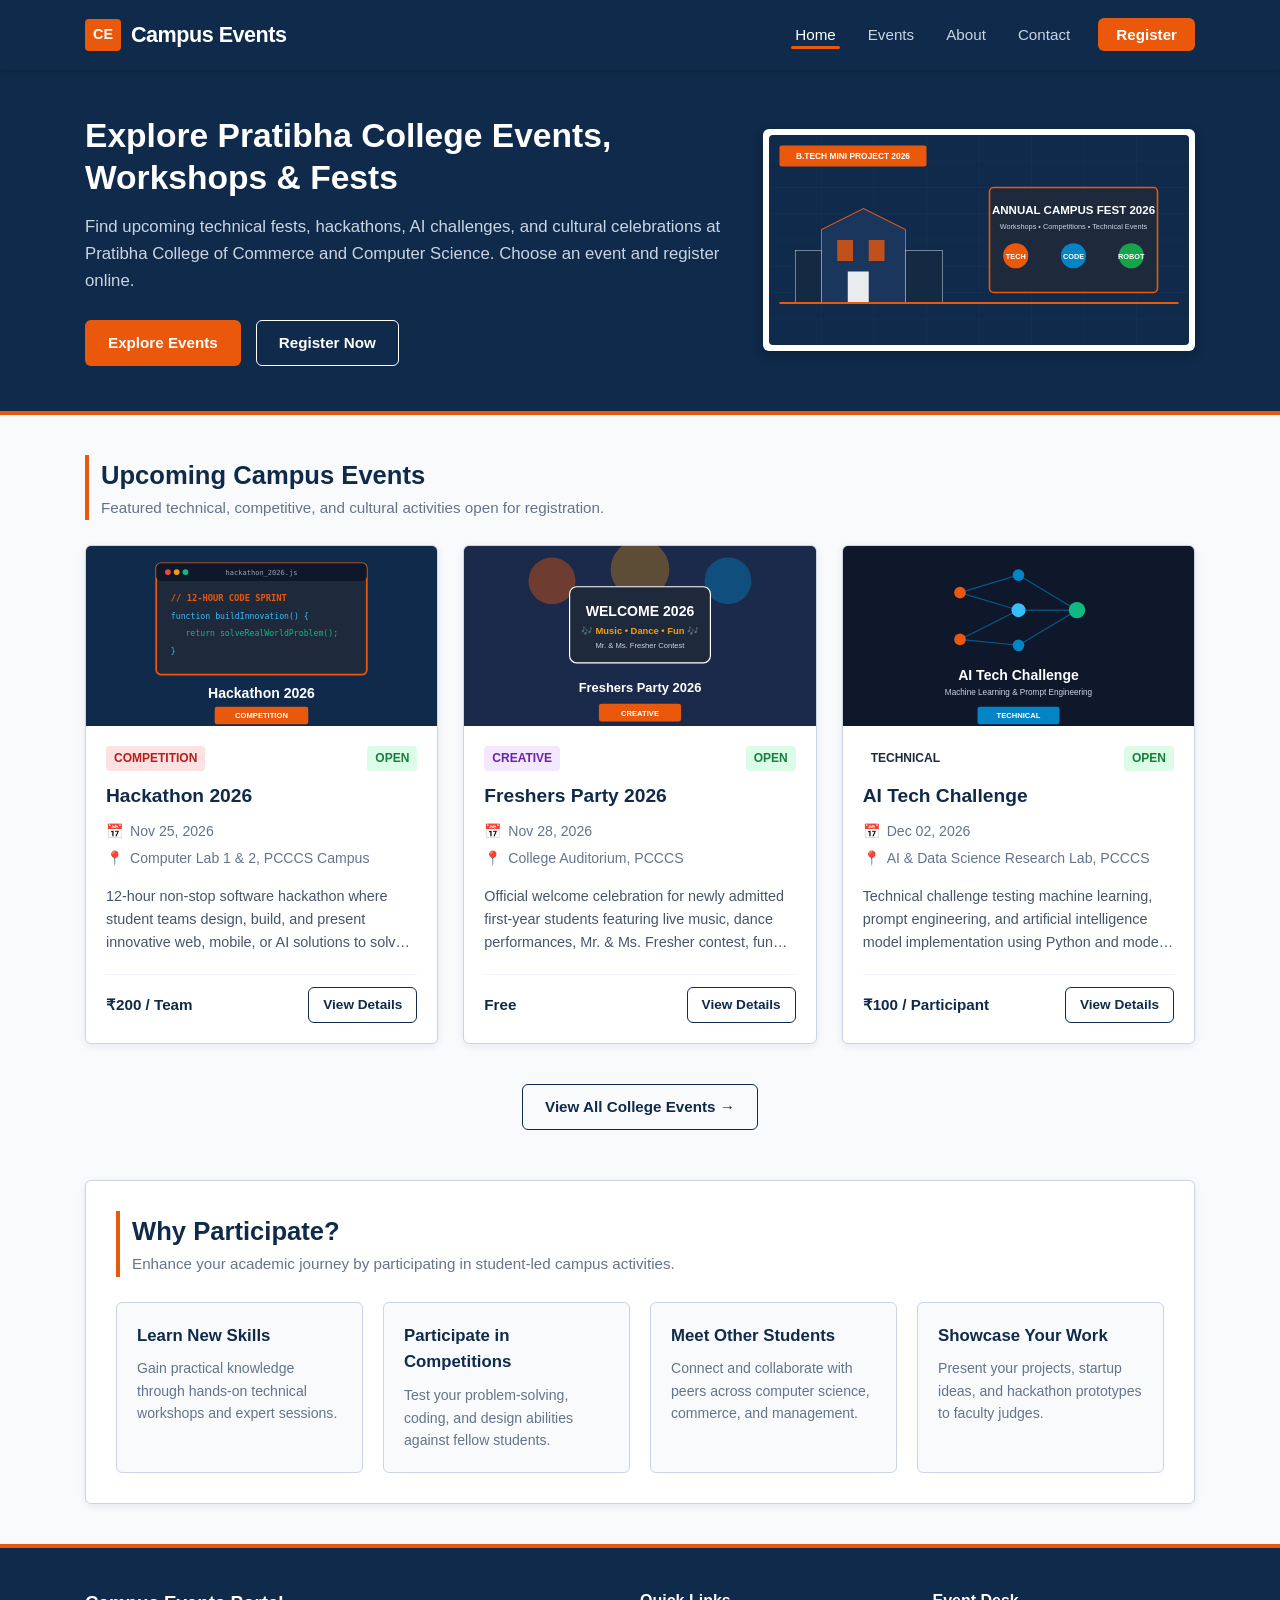
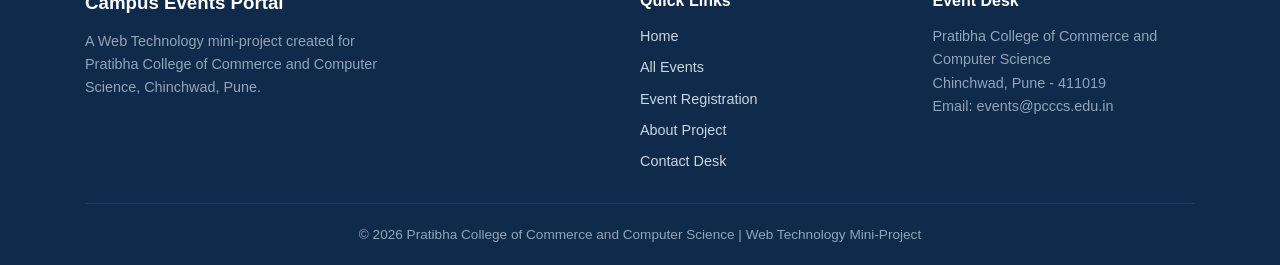
<file: index.html>
<!DOCTYPE html>
<html lang="en">
<head>
  <meta charset="UTF-8" />
  <meta name="viewport" content="width=device-width, initial-scale=1.0" />
  <title>Campus Events - Home | PCCCS</title>
  <link rel="stylesheet" href="css/style.css" />
</head>
<body>

  <!-- NAVIGATION BAR -->
  <nav class="navbar">
    <div class="container">
      <a href="index.html" class="nav-brand">
        <span class="logo-badge">CE</span>
        <span class="logo-text">Campus Events</span>
      </a>
      
      <button class="hamburger" id="hamburger" aria-label="Toggle Navigation Menu">
        <span></span>
        <span></span>
        <span></span>
      </button>

      <ul class="nav-links" id="navLinks">
        <li><a href="index.html" class="active">Home</a></li>
        <li><a href="events.html">Events</a></li>
        <li><a href="about.html">About</a></li>
        <li><a href="contact.html">Contact</a></li>
        <li><a href="register.html" class="nav-cta">Register</a></li>
      </ul>
    </div>
  </nav>

  <!-- HERO SECTION -->
  <header class="hero">
    <div class="container">
      <div class="hero-grid">
        <div class="hero-content">
          <h1 style="font-size: 2.1rem;">Explore Pratibha College Events, Workshops &amp; Fests</h1>
          <p class="hero-subtitle">
            Find upcoming technical fests, hackathons, AI challenges, and cultural celebrations at Pratibha College of Commerce and Computer Science. Choose an event and register online.
          </p>
          <div class="hero-buttons">
            <a href="events.html" class="btn btn-primary">Explore Events</a>
            <a href="register.html" class="btn btn-outline">Register Now</a>
          </div>
        </div>
        <div class="hero-image-wrapper">
          <img src="images/hero-banner.svg" alt="College Campus Events Banner" />
        </div>
      </div>
    </div>
  </header>

  <!-- MAIN CONTENT -->
  <main class="container">
    
    <!-- UPCOMING EVENTS SECTION -->
    <section>
      <div class="section-header">
        <h2>Upcoming Campus Events</h2>
        <p>Featured technical, competitive, and cultural activities open for registration.</p>
      </div>

      <div class="events-grid" id="featuredEventsGrid">
        <!-- JS populates top 3 event cards here -->
      </div>

      <div style="text-align: center; margin-bottom: 50px;">
        <a href="events.html" class="btn btn-secondary">View All College Events &rarr;</a>
      </div>
    </section>

    <!-- WHY PARTICIPATE SECTION -->
    <section class="features-section">
      <div class="section-header">
        <h2>Why Participate?</h2>
        <p>Enhance your academic journey by participating in student-led campus activities.</p>
      </div>

      <div class="features-grid">
        <div class="feature-box">
          <h3>Learn New Skills</h3>
          <p>Gain practical knowledge through hands-on technical workshops and expert sessions.</p>
        </div>
        <div class="feature-box">
          <h3>Participate in Competitions</h3>
          <p>Test your problem-solving, coding, and design abilities against fellow students.</p>
        </div>
        <div class="feature-box">
          <h3>Meet Other Students</h3>
          <p>Connect and collaborate with peers across computer science, commerce, and management.</p>
        </div>
        <div class="feature-box">
          <h3>Showcase Your Work</h3>
          <p>Present your projects, startup ideas, and hackathon prototypes to faculty judges.</p>
        </div>
      </div>
    </section>

  </main>

  <!-- FOOTER -->
  <footer class="footer">
    <div class="container">
      <div class="footer-grid">
        <div class="footer-col">
          <h3>Campus Events Portal</h3>
          <p style="font-size: 0.9rem; color: #94a3b8; max-width: 320px;">
            A Web Technology mini-project created for Pratibha College of Commerce and Computer Science, Chinchwad, Pune.
          </p>
        </div>
        <div class="footer-col">
          <h4>Quick Links</h4>
          <div class="footer-links">
            <a href="index.html">Home</a>
            <a href="events.html">All Events</a>
            <a href="register.html">Event Registration</a>
            <a href="about.html">About Project</a>
            <a href="contact.html">Contact Desk</a>
          </div>
        </div>
        <div class="footer-col">
          <h4>Event Desk</h4>
          <p style="font-size: 0.9rem; color: #94a3b8;">
            Pratibha College of Commerce and Computer Science<br />
            Chinchwad, Pune - 411019<br />
            Email: events@pcccs.edu.in
          </p>
        </div>
      </div>
      <div class="footer-bottom">
        <p>&copy; 2026 Pratibha College of Commerce and Computer Science | Web Technology Mini-Project</p>
      </div>
    </div>
  </footer>

  <script src="js/script.js"></script>
</body>
</html>
</file>
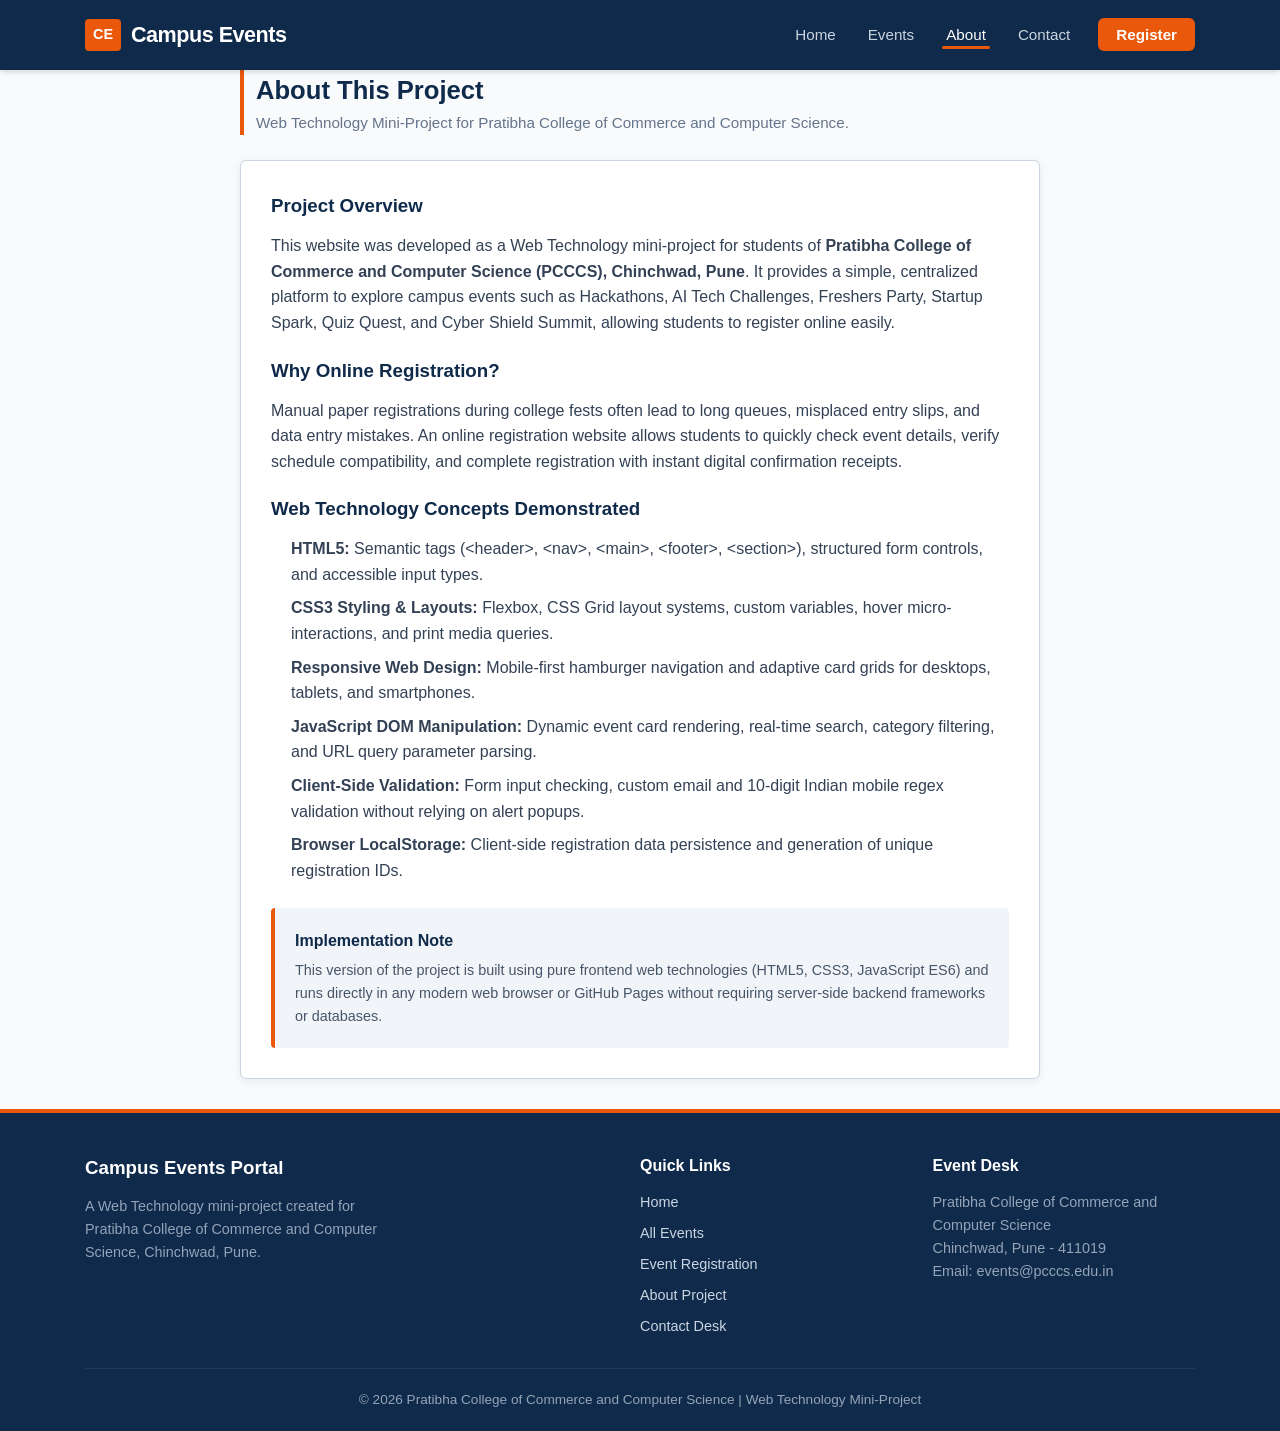
<file: about.html>
<!DOCTYPE html>
<html lang="en">
<head>
  <meta charset="UTF-8" />
  <meta name="viewport" content="width=device-width, initial-scale=1.0" />
  <title>Campus Events - About Project | PCCCS</title>
  <link rel="stylesheet" href="css/style.css" />
</head>
<body>

  <!-- NAVIGATION BAR -->
  <nav class="navbar">
    <div class="container">
      <a href="index.html" class="nav-brand">
        <span class="logo-badge">CE</span>
        <span class="logo-text">Campus Events</span>
      </a>
      
      <button class="hamburger" id="hamburger" aria-label="Toggle Navigation Menu">
        <span></span>
        <span></span>
        <span></span>
      </button>

      <ul class="nav-links" id="navLinks">
        <li><a href="index.html">Home</a></li>
        <li><a href="events.html">Events</a></li>
        <li><a href="about.html" class="active">About</a></li>
        <li><a href="contact.html">Contact</a></li>
        <li><a href="register.html" class="nav-cta">Register</a></li>
      </ul>
    </div>
  </nav>

  <!-- MAIN CONTENT -->
  <main class="container">
    
    <div class="section-header" style="max-width: 800px; margin: 0 auto 25px auto;">
      <h2>About This Project</h2>
      <p>Web Technology Mini-Project for Pratibha College of Commerce and Computer Science.</p>
    </div>

    <div class="content-box" style="max-width: 800px; margin: 0 auto 30px auto;">
      
      <h3 style="color: #0f2a4a; margin-bottom: 12px;">Project Overview</h3>
      <p style="margin-bottom: 20px; color: #334155;">
        This website was developed as a Web Technology mini-project for students of <strong>Pratibha College of Commerce and Computer Science (PCCCS), Chinchwad, Pune</strong>. It provides a simple, centralized platform to explore campus events such as Hackathons, AI Tech Challenges, Freshers Party, Startup Spark, Quiz Quest, and Cyber Shield Summit, allowing students to register online easily.
      </p>

      <h3 style="color: #0f2a4a; margin-bottom: 12px;">Why Online Registration?</h3>
      <p style="margin-bottom: 20px; color: #334155;">
        Manual paper registrations during college fests often lead to long queues, misplaced entry slips, and data entry mistakes. An online registration website allows students to quickly check event details, verify schedule compatibility, and complete registration with instant digital confirmation receipts.
      </p>

      <h3 style="color: #0f2a4a; margin-bottom: 12px;">Web Technology Concepts Demonstrated</h3>
      <ul style="padding-left: 20px; margin-bottom: 25px; color: #334155;">
        <li style="margin-bottom: 8px;"><strong>HTML5:</strong> Semantic tags (&lt;header&gt;, &lt;nav&gt;, &lt;main&gt;, &lt;footer&gt;, &lt;section&gt;), structured form controls, and accessible input types.</li>
        <li style="margin-bottom: 8px;"><strong>CSS3 Styling &amp; Layouts:</strong> Flexbox, CSS Grid layout systems, custom variables, hover micro-interactions, and print media queries.</li>
        <li style="margin-bottom: 8px;"><strong>Responsive Web Design:</strong> Mobile-first hamburger navigation and adaptive card grids for desktops, tablets, and smartphones.</li>
        <li style="margin-bottom: 8px;"><strong>JavaScript DOM Manipulation:</strong> Dynamic event card rendering, real-time search, category filtering, and URL query parameter parsing.</li>
        <li style="margin-bottom: 8px;"><strong>Client-Side Validation:</strong> Form input checking, custom email and 10-digit Indian mobile regex validation without relying on alert popups.</li>
        <li style="margin-bottom: 8px;"><strong>Browser LocalStorage:</strong> Client-side registration data persistence and generation of unique registration IDs.</li>
      </ul>

      <div style="background-color: #f1f5f9; padding: 20px; border-left: 4px solid #ea580c; border-radius: 4px;">
        <h4 style="color: #0f2a4a; margin-bottom: 5px;">Implementation Note</h4>
        <p style="font-size: 0.9rem; color: #475569; margin: 0;">
          This version of the project is built using pure frontend web technologies (HTML5, CSS3, JavaScript ES6) and runs directly in any modern web browser or GitHub Pages without requiring server-side backend frameworks or databases.
        </p>
      </div>

    </div>

  </main>

  <!-- FOOTER -->
  <footer class="footer">
    <div class="container">
      <div class="footer-grid">
        <div class="footer-col">
          <h3>Campus Events Portal</h3>
          <p style="font-size: 0.9rem; color: #94a3b8; max-width: 320px;">
            A Web Technology mini-project created for Pratibha College of Commerce and Computer Science, Chinchwad, Pune.
          </p>
        </div>
        <div class="footer-col">
          <h4>Quick Links</h4>
          <div class="footer-links">
            <a href="index.html">Home</a>
            <a href="events.html">All Events</a>
            <a href="register.html">Event Registration</a>
            <a href="about.html">About Project</a>
            <a href="contact.html">Contact Desk</a>
          </div>
        </div>
        <div class="footer-col">
          <h4>Event Desk</h4>
          <p style="font-size: 0.9rem; color: #94a3b8;">
            Pratibha College of Commerce and Computer Science<br />
            Chinchwad, Pune - 411019<br />
            Email: events@pcccs.edu.in
          </p>
        </div>
      </div>
      <div class="footer-bottom">
        <p>&copy; 2026 Pratibha College of Commerce and Computer Science | Web Technology Mini-Project</p>
      </div>
    </div>
  </footer>

  <script src="js/script.js"></script>
</body>
</html>
</file>
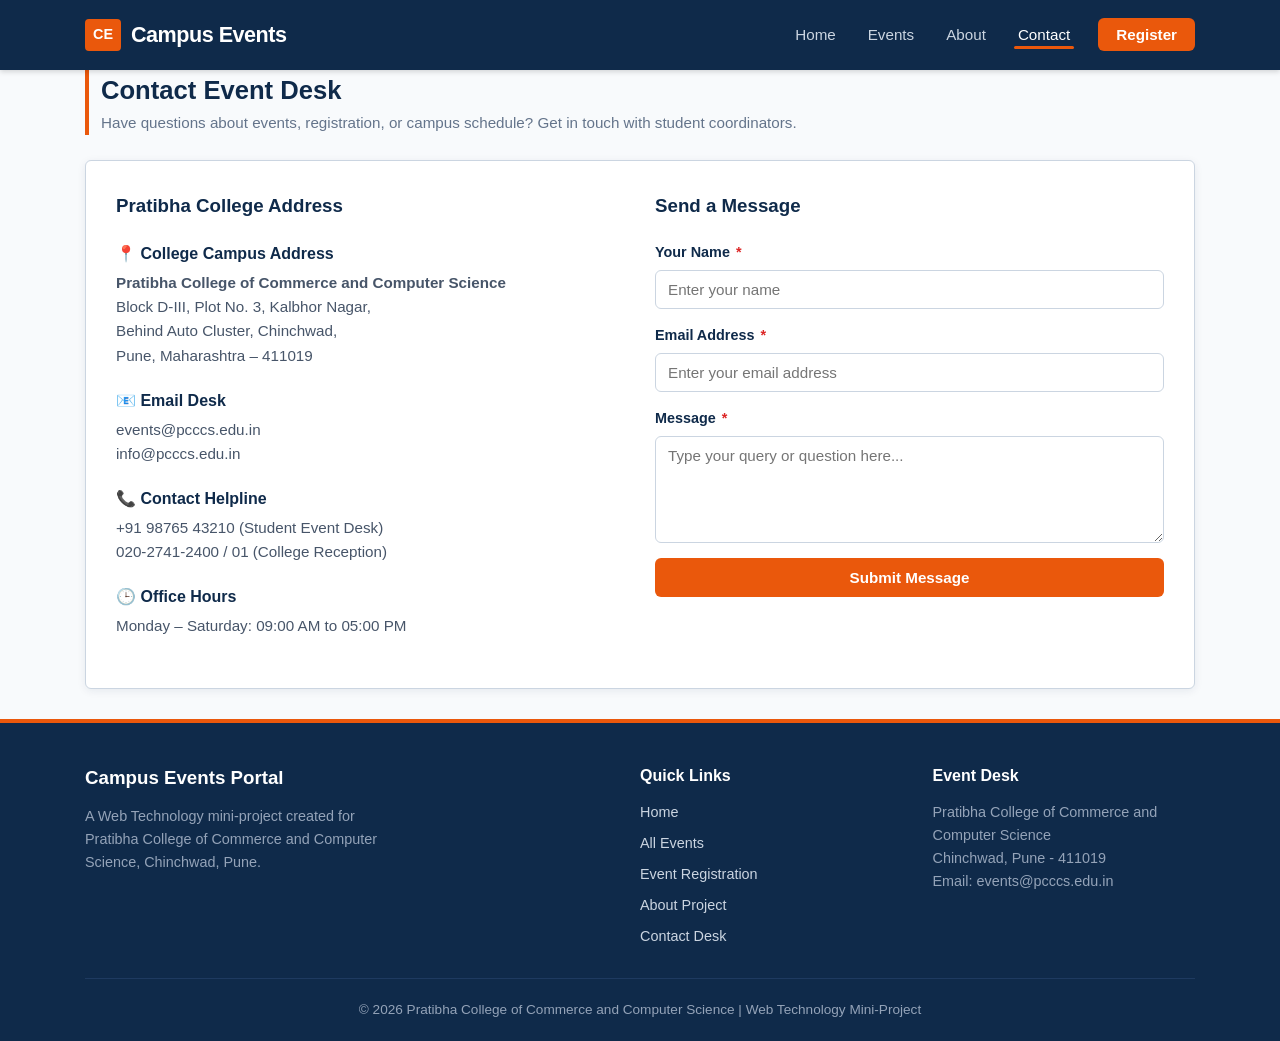
<file: contact.html>
<!DOCTYPE html>
<html lang="en">
<head>
  <meta charset="UTF-8" />
  <meta name="viewport" content="width=device-width, initial-scale=1.0" />
  <title>Campus Events - Contact Desk</title>
  <link rel="stylesheet" href="css/style.css" />
</head>
<body>

  <!-- NAVIGATION BAR -->
  <nav class="navbar">
    <div class="container">
      <a href="index.html" class="nav-brand">
        <span class="logo-badge">CE</span>
        <span class="logo-text">Campus Events</span>
      </a>
      
      <button class="hamburger" id="hamburger" aria-label="Toggle Navigation Menu">
        <span></span>
        <span></span>
        <span></span>
      </button>

      <ul class="nav-links" id="navLinks">
        <li><a href="index.html">Home</a></li>
        <li><a href="events.html">Events</a></li>
        <li><a href="about.html">About</a></li>
        <li><a href="contact.html" class="active">Contact</a></li>
        <li><a href="register.html" class="nav-cta">Register</a></li>
      </ul>
    </div>
  </nav>

  <!-- MAIN CONTENT -->
  <main class="container">
    
    <div class="section-header">
      <h2>Contact Event Desk</h2>
      <p>Have questions about events, registration, or campus schedule? Get in touch with student coordinators.</p>
    </div>

    <div class="content-box">
      <div class="contact-grid">
        
        <!-- CONTACT INFO -->
        <div>
          <h3 style="color: #0f2a4a; margin-bottom: 20px;">Pratibha College Address</h3>

          <div class="contact-info-item">
            <h4>📍 College Campus Address</h4>
            <p style="color: #475569; font-size: 0.95rem;">
              <strong>Pratibha College of Commerce and Computer Science</strong><br />
              Block D-III, Plot No. 3, Kalbhor Nagar,<br />
              Behind Auto Cluster, Chinchwad,<br />
              Pune, Maharashtra – 411019
            </p>
          </div>

          <div class="contact-info-item">
            <h4>📧 Email Desk</h4>
            <p style="color: #475569; font-size: 0.95rem;">
              events@pcccs.edu.in<br />
              info@pcccs.edu.in
            </p>
          </div>

          <div class="contact-info-item">
            <h4>📞 Contact Helpline</h4>
            <p style="color: #475569; font-size: 0.95rem;">
              +91 98765 43210 (Student Event Desk)<br />
              020-2741-2400 / 01 (College Reception)
            </p>
          </div>

          <div class="contact-info-item">
            <h4>🕒 Office Hours</h4>
            <p style="color: #475569; font-size: 0.95rem;">
              Monday – Saturday: 09:00 AM to 05:00 PM
            </p>
          </div>
        </div>

        <!-- CONTACT FORM -->
        <div>
          <h3 style="color: #0f2a4a; margin-bottom: 20px;">Send a Message</h3>

          <form id="contactForm">
            <div class="form-group" style="margin-bottom: 15px;">
              <label for="contactName" class="form-label">Your Name <span class="required-star">*</span></label>
              <input type="text" id="contactName" class="form-control" placeholder="Enter your name" required />
            </div>

            <div class="form-group" style="margin-bottom: 15px;">
              <label for="contactEmail" class="form-label">Email Address <span class="required-star">*</span></label>
              <input type="email" id="contactEmail" class="form-control" placeholder="Enter your email address" required />
            </div>

            <div class="form-group" style="margin-bottom: 15px;">
              <label for="contactMessage" class="form-label">Message <span class="required-star">*</span></label>
              <textarea id="contactMessage" class="form-control" rows="5" placeholder="Type your query or question here..." required></textarea>
            </div>

            <button type="submit" class="btn btn-primary" style="width: 100%;">Submit Message</button>
          </form>

          <div id="contactStatusMsg" class="status-alert"></div>
        </div>

      </div>
    </div>

  </main>

  <!-- FOOTER -->
  <footer class="footer">
    <div class="container">
      <div class="footer-grid">
        <div class="footer-col">
          <h3>Campus Events Portal</h3>
          <p style="font-size: 0.9rem; color: #94a3b8; max-width: 320px;">
            A Web Technology mini-project created for Pratibha College of Commerce and Computer Science, Chinchwad, Pune.
          </p>
        </div>
        <div class="footer-col">
          <h4>Quick Links</h4>
          <div class="footer-links">
            <a href="index.html">Home</a>
            <a href="events.html">All Events</a>
            <a href="register.html">Event Registration</a>
            <a href="about.html">About Project</a>
            <a href="contact.html">Contact Desk</a>
          </div>
        </div>
        <div class="footer-col">
          <h4>Event Desk</h4>
          <p style="font-size: 0.9rem; color: #94a3b8;">
            Pratibha College of Commerce and Computer Science<br />
            Chinchwad, Pune - 411019<br />
            Email: events@pcccs.edu.in
          </p>
        </div>
      </div>
      <div class="footer-bottom">
        <p>&copy; 2026 Pratibha College of Commerce and Computer Science | Web Technology Mini-Project</p>
      </div>
    </div>
  </footer>

  <script src="js/script.js"></script>
</body>
</html>
</file>
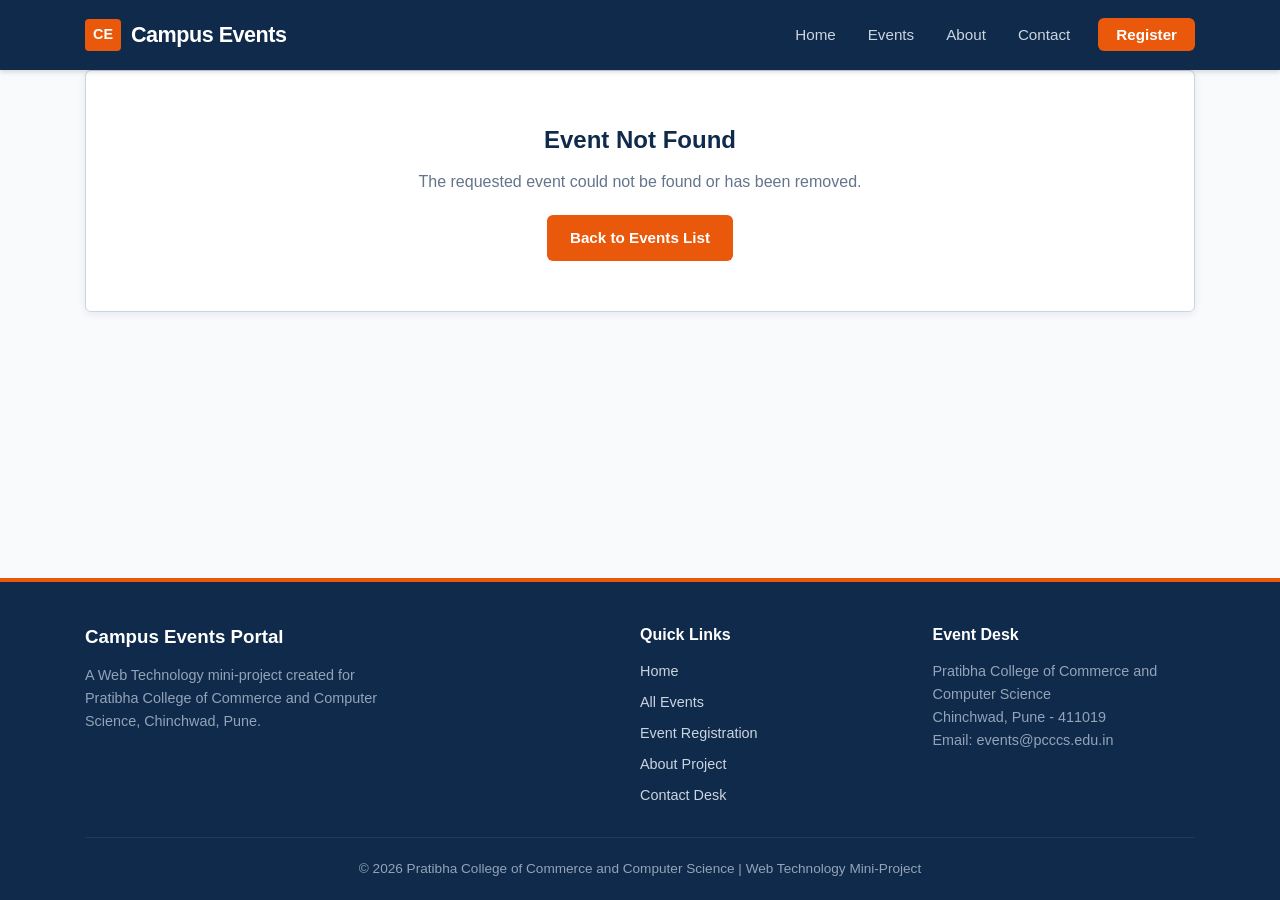
<file: event-details.html>
<!DOCTYPE html>
<html lang="en">
<head>
  <meta charset="UTF-8" />
  <meta name="viewport" content="width=device-width, initial-scale=1.0" />
  <title>Campus Events - Event Details | PCCCS</title>
  <link rel="stylesheet" href="css/style.css" />
</head>
<body>

  <!-- NAVIGATION BAR -->
  <nav class="navbar">
    <div class="container">
      <a href="index.html" class="nav-brand">
        <span class="logo-badge">CE</span>
        <span class="logo-text">Campus Events</span>
      </a>
      
      <button class="hamburger" id="hamburger" aria-label="Toggle Navigation Menu">
        <span></span>
        <span></span>
        <span></span>
      </button>

      <ul class="nav-links" id="navLinks">
        <li><a href="index.html">Home</a></li>
        <li><a href="events.html">Events</a></li>
        <li><a href="about.html">About</a></li>
        <li><a href="contact.html">Contact</a></li>
        <li><a href="register.html" class="nav-cta">Register</a></li>
      </ul>
    </div>
  </nav>

  <!-- MAIN CONTENT -->
  <main class="container">
    
    <div id="eventDetailsContainer">
      <!-- JavaScript reads ?id= parameter and renders full event details here -->
    </div>

  </main>

  <!-- FOOTER -->
  <footer class="footer">
    <div class="container">
      <div class="footer-grid">
        <div class="footer-col">
          <h3>Campus Events Portal</h3>
          <p style="font-size: 0.9rem; color: #94a3b8; max-width: 320px;">
            A Web Technology mini-project created for Pratibha College of Commerce and Computer Science, Chinchwad, Pune.
          </p>
        </div>
        <div class="footer-col">
          <h4>Quick Links</h4>
          <div class="footer-links">
            <a href="index.html">Home</a>
            <a href="events.html">All Events</a>
            <a href="register.html">Event Registration</a>
            <a href="about.html">About Project</a>
            <a href="contact.html">Contact Desk</a>
          </div>
        </div>
        <div class="footer-col">
          <h4>Event Desk</h4>
          <p style="font-size: 0.9rem; color: #94a3b8;">
            Pratibha College of Commerce and Computer Science<br />
            Chinchwad, Pune - 411019<br />
            Email: events@pcccs.edu.in
          </p>
        </div>
      </div>
      <div class="footer-bottom">
        <p>&copy; 2026 Pratibha College of Commerce and Computer Science | Web Technology Mini-Project</p>
      </div>
    </div>
  </footer>

  <script src="js/script.js"></script>
</body>
</html>
</file>
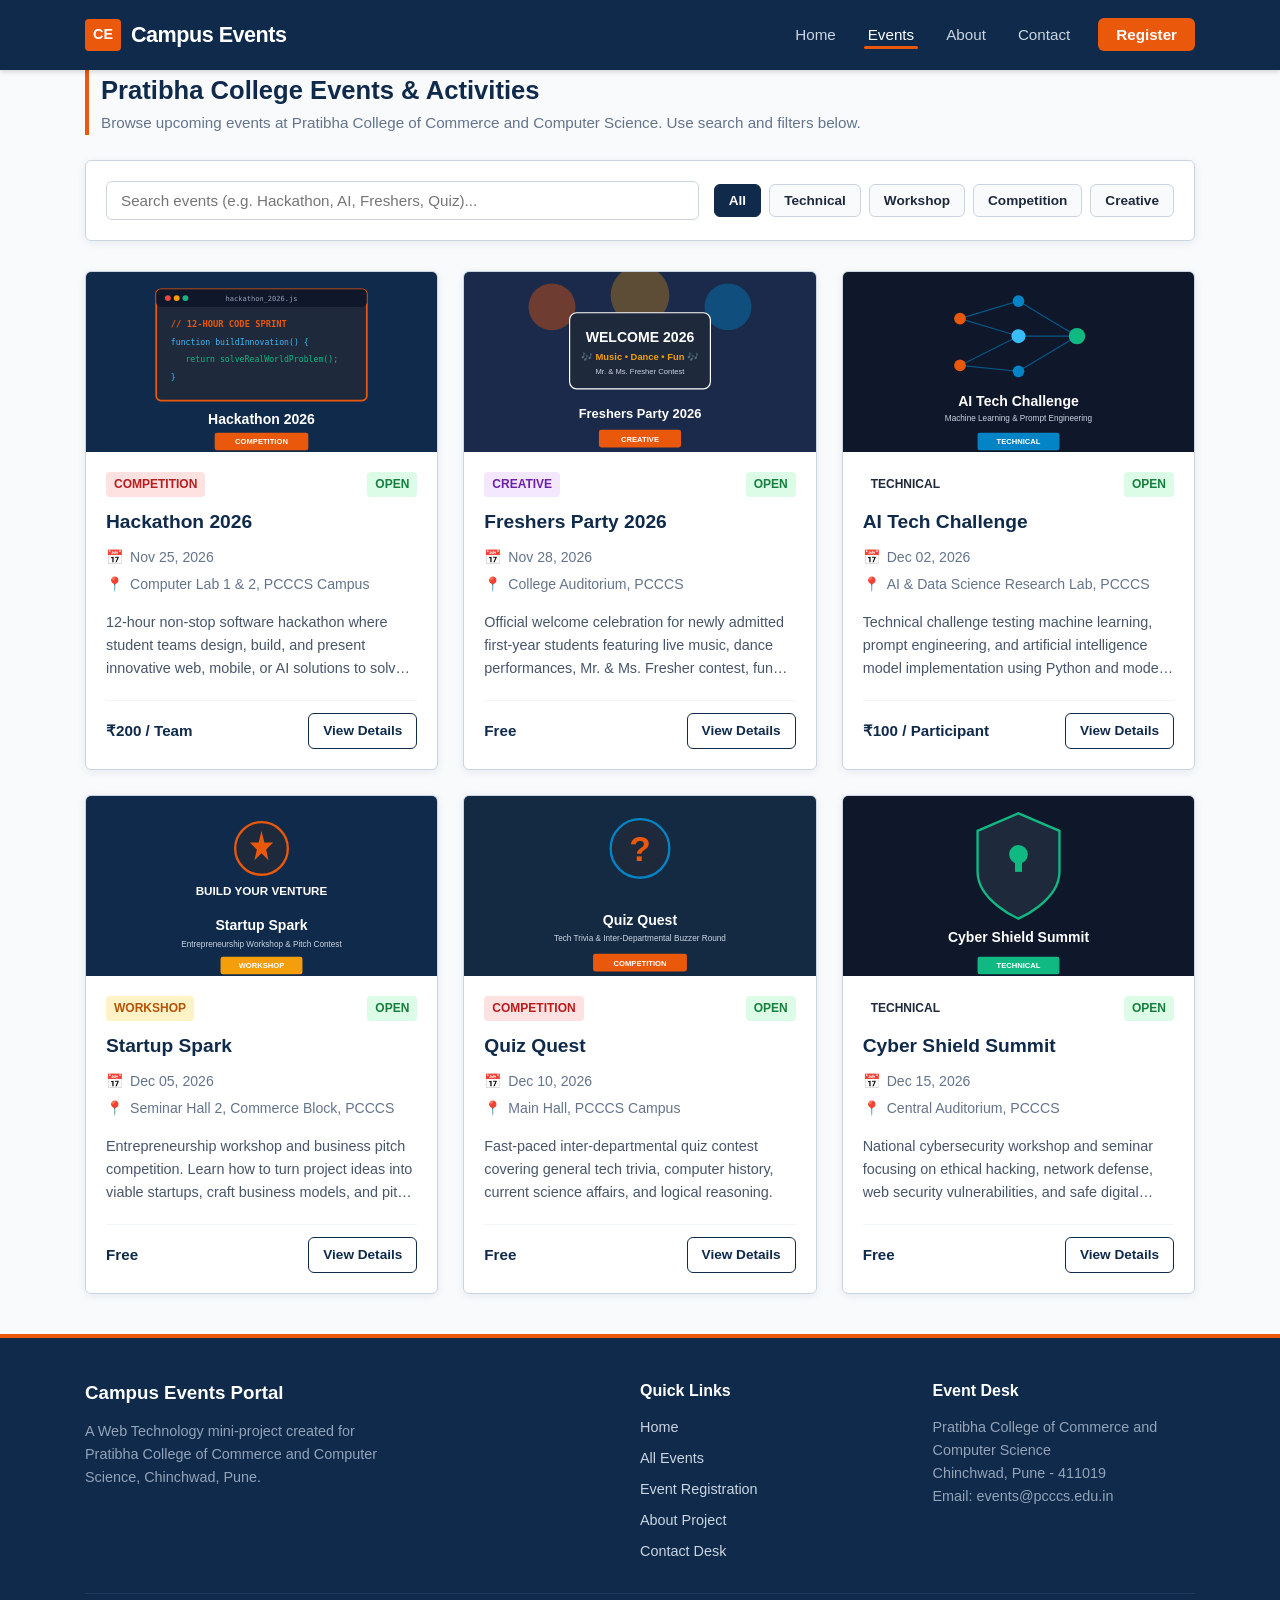
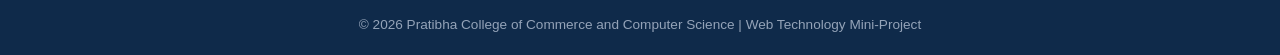
<file: events.html>
<!DOCTYPE html>
<html lang="en">
<head>
  <meta charset="UTF-8" />
  <meta name="viewport" content="width=device-width, initial-scale=1.0" />
  <title>Campus Events - All Events | PCCCS</title>
  <link rel="stylesheet" href="css/style.css" />
</head>
<body>

  <!-- NAVIGATION BAR -->
  <nav class="navbar">
    <div class="container">
      <a href="index.html" class="nav-brand">
        <span class="logo-badge">CE</span>
        <span class="logo-text">Campus Events</span>
      </a>
      
      <button class="hamburger" id="hamburger" aria-label="Toggle Navigation Menu">
        <span></span>
        <span></span>
        <span></span>
      </button>

      <ul class="nav-links" id="navLinks">
        <li><a href="index.html">Home</a></li>
        <li><a href="events.html" class="active">Events</a></li>
        <li><a href="about.html">About</a></li>
        <li><a href="contact.html">Contact</a></li>
        <li><a href="register.html" class="nav-cta">Register</a></li>
      </ul>
    </div>
  </nav>

  <!-- MAIN CONTENT -->
  <main class="container">
    
    <div class="section-header">
      <h2>Pratibha College Events &amp; Activities</h2>
      <p>Browse upcoming events at Pratibha College of Commerce and Computer Science. Use search and filters below.</p>
    </div>

    <!-- SEARCH & FILTER BAR -->
    <div class="filter-container">
      <div class="search-box">
        <input 
          type="text" 
          id="searchInput" 
          class="search-input" 
          placeholder="Search events (e.g. Hackathon, AI, Freshers, Quiz)..." 
        />
      </div>
      
      <div class="filter-buttons">
        <button class="filter-btn active" data-category="All">All</button>
        <button class="filter-btn" data-category="Technical">Technical</button>
        <button class="filter-btn" data-category="Workshop">Workshop</button>
        <button class="filter-btn" data-category="Competition">Competition</button>
        <button class="filter-btn" data-category="Creative">Creative</button>
      </div>
    </div>

    <!-- EVENTS GRID -->
    <div class="events-grid" id="allEventsGrid">
      <!-- JavaScript dynamically renders filtered cards here -->
    </div>

  </main>

  <!-- FOOTER -->
  <footer class="footer">
    <div class="container">
      <div class="footer-grid">
        <div class="footer-col">
          <h3>Campus Events Portal</h3>
          <p style="font-size: 0.9rem; color: #94a3b8; max-width: 320px;">
            A Web Technology mini-project created for Pratibha College of Commerce and Computer Science, Chinchwad, Pune.
          </p>
        </div>
        <div class="footer-col">
          <h4>Quick Links</h4>
          <div class="footer-links">
            <a href="index.html">Home</a>
            <a href="events.html">All Events</a>
            <a href="register.html">Event Registration</a>
            <a href="about.html">About Project</a>
            <a href="contact.html">Contact Desk</a>
          </div>
        </div>
        <div class="footer-col">
          <h4>Event Desk</h4>
          <p style="font-size: 0.9rem; color: #94a3b8;">
            Pratibha College of Commerce and Computer Science<br />
            Chinchwad, Pune - 411019<br />
            Email: events@pcccs.edu.in
          </p>
        </div>
      </div>
      <div class="footer-bottom">
        <p>&copy; 2026 Pratibha College of Commerce and Computer Science | Web Technology Mini-Project</p>
      </div>
    </div>
  </footer>

  <script src="js/script.js"></script>
</body>
</html>
</file>
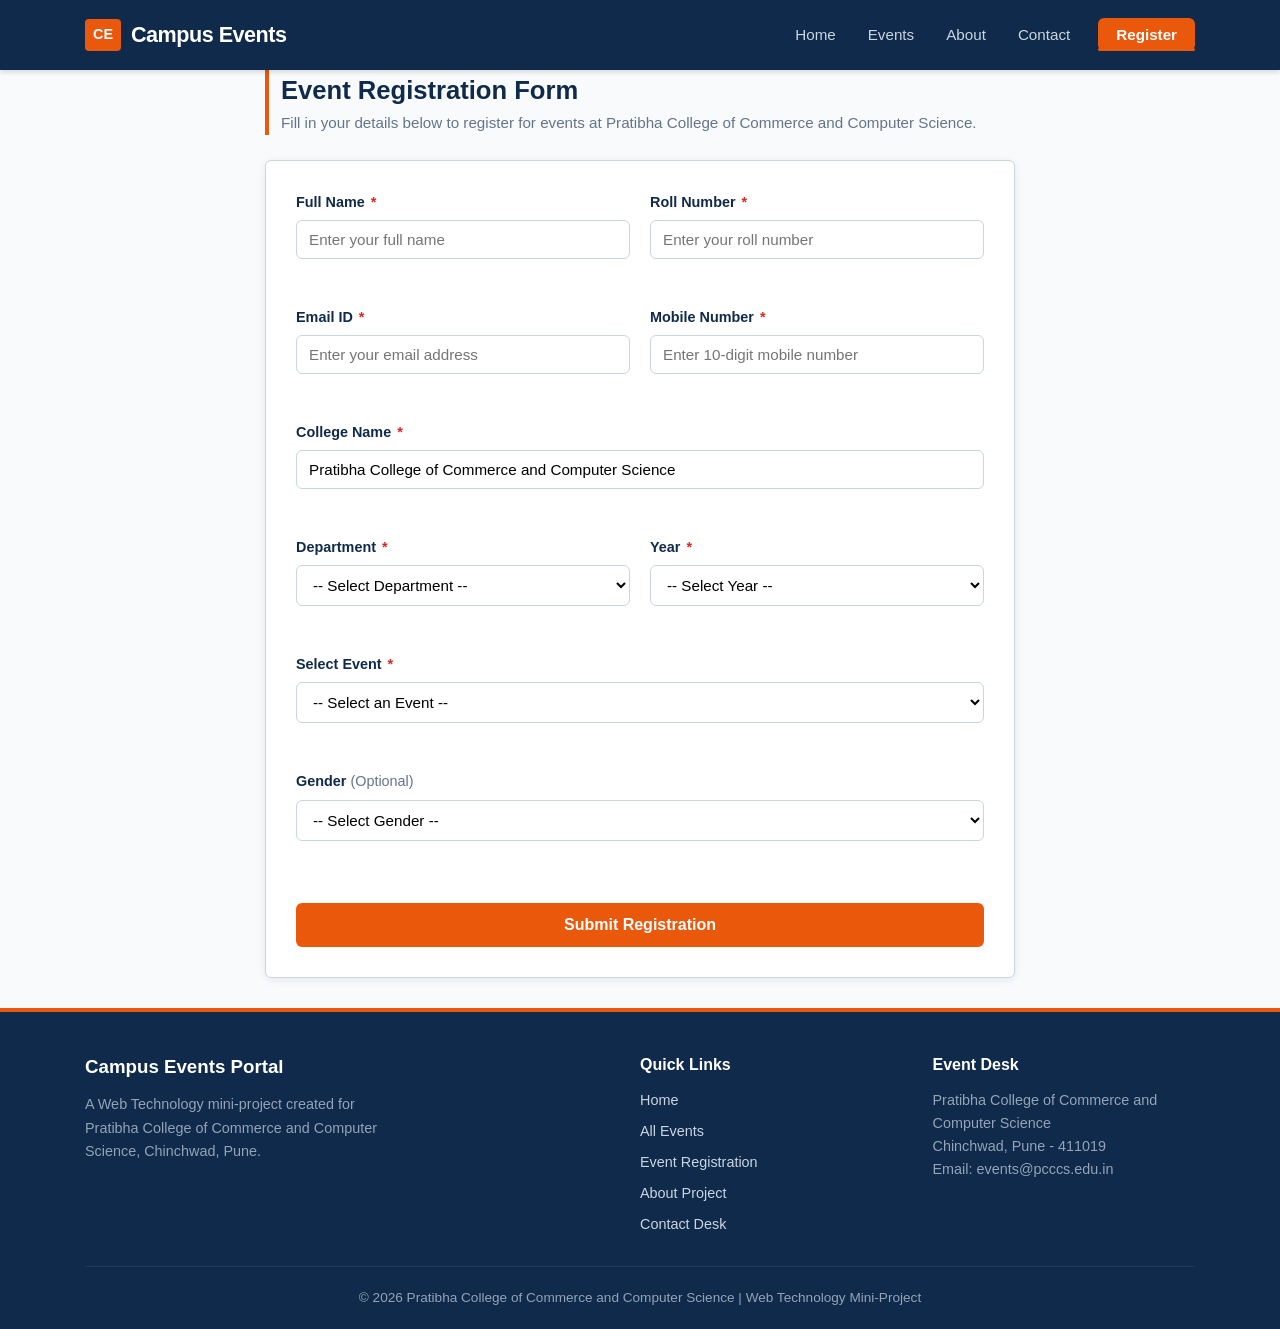
<file: register.html>
<!DOCTYPE html>
<html lang="en">
<head>
  <meta charset="UTF-8" />
  <meta name="viewport" content="width=device-width, initial-scale=1.0" />
  <title>Campus Events - Event Registration | PCCCS</title>
  <link rel="stylesheet" href="css/style.css" />
</head>
<body>

  <!-- NAVIGATION BAR -->
  <nav class="navbar">
    <div class="container">
      <a href="index.html" class="nav-brand">
        <span class="logo-badge">CE</span>
        <span class="logo-text">Campus Events</span>
      </a>
      
      <button class="hamburger" id="hamburger" aria-label="Toggle Navigation Menu">
        <span></span>
        <span></span>
        <span></span>
      </button>

      <ul class="nav-links" id="navLinks">
        <li><a href="index.html">Home</a></li>
        <li><a href="events.html">Events</a></li>
        <li><a href="about.html">About</a></li>
        <li><a href="contact.html">Contact</a></li>
        <li><a href="register.html" class="active nav-cta">Register</a></li>
      </ul>
    </div>
  </nav>

  <!-- MAIN CONTENT -->
  <main class="container">
    
    <div class="section-header" style="max-width: 750px; margin: 0 auto 25px auto;">
      <h2>Event Registration Form</h2>
      <p>Fill in your details below to register for events at Pratibha College of Commerce and Computer Science.</p>
    </div>

    <div class="form-card">
      <form id="registrationForm" novalidate>
        
        <div class="form-grid">
          
          <!-- 1. FULL NAME -->
          <div class="form-group">
            <label for="fullName" class="form-label">Full Name <span class="required-star">*</span></label>
            <input 
              type="text" 
              id="fullName" 
              class="form-control" 
              placeholder="Enter your full name" 
              required 
            />
            <div id="fullNameError" class="error-message"></div>
          </div>

          <!-- 2. ROLL NUMBER -->
          <div class="form-group">
            <label for="rollNo" class="form-label">Roll Number <span class="required-star">*</span></label>
            <input 
              type="text" 
              id="rollNo" 
              class="form-control" 
              placeholder="Enter your roll number" 
              required 
            />
            <div id="rollNoError" class="error-message"></div>
          </div>

          <!-- 3. EMAIL ID -->
          <div class="form-group">
            <label for="email" class="form-label">Email ID <span class="required-star">*</span></label>
            <input 
              type="email" 
              id="email" 
              class="form-control" 
              placeholder="Enter your email address" 
              required 
            />
            <div id="emailError" class="error-message"></div>
          </div>

          <!-- 4. MOBILE NUMBER -->
          <div class="form-group">
            <label for="mobile" class="form-label">Mobile Number <span class="required-star">*</span></label>
            <input 
              type="tel" 
              id="mobile" 
              class="form-control" 
              placeholder="Enter 10-digit mobile number" 
              required 
            />
            <div id="mobileError" class="error-message"></div>
          </div>

          <!-- 5. COLLEGE NAME -->
          <div class="form-group full-width">
            <label for="college" class="form-label">College Name <span class="required-star">*</span></label>
            <input 
              type="text" 
              id="college" 
              class="form-control" 
              placeholder="Enter your college name (e.g. PCCCS)" 
              value="Pratibha College of Commerce and Computer Science"
              required 
            />
            <div id="collegeError" class="error-message"></div>
          </div>

          <!-- 6. DEPARTMENT -->
          <div class="form-group">
            <label for="department" class="form-label">Department <span class="required-star">*</span></label>
            <select id="department" class="form-control" required>
              <option value="">-- Select Department --</option>
              <option value="Computer Science &amp; IT (BCA / B.Sc CS)">Computer Science &amp; IT (BCA / B.Sc CS)</option>
              <option value="Commerce (B.Com)">Commerce (B.Com)</option>
              <option value="Management (BBA)">Management (BBA)</option>
              <option value="Post Graduation (MCA / M.Sc / M.Com)">Post Graduation (MCA / M.Sc / M.Com)</option>
              <option value="Engineering &amp; Technology">Engineering &amp; Technology</option>
              <option value="Other">Other</option>
            </select>
            <div id="departmentError" class="error-message"></div>
          </div>

          <!-- 7. YEAR -->
          <div class="form-group">
            <label for="year" class="form-label">Year <span class="required-star">*</span></label>
            <select id="year" class="form-control" required>
              <option value="">-- Select Year --</option>
              <option value="First Year">First Year</option>
              <option value="Second Year">Second Year</option>
              <option value="Third Year">Third Year</option>
              <option value="Fourth Year">Fourth Year</option>
            </select>
            <div id="yearError" class="error-message"></div>
          </div>

          <!-- 8. SELECT EVENT -->
          <div class="form-group full-width">
            <label for="event" class="form-label">Select Event <span class="required-star">*</span></label>
            <select id="event" class="form-control" required>
              <!-- JS dynamically populates new events list here -->
            </select>
            <div id="eventError" class="error-message"></div>
          </div>

          <!-- 9. GENDER (OPTIONAL) -->
          <div class="form-group full-width">
            <label for="gender" class="form-label">Gender <span style="font-weight:normal; color:#64748b;">(Optional)</span></label>
            <select id="gender" class="form-control">
              <option value="">-- Select Gender --</option>
              <option value="Male">Male</option>
              <option value="Female">Female</option>
              <option value="Other">Other</option>
              <option value="Prefer not to say">Prefer not to say</option>
            </select>
            <div id="genderError" class="error-message"></div>
          </div>

          <!-- 10. SUBMIT BUTTON -->
          <div class="form-actions">
            <button type="submit" class="btn btn-primary btn-submit">Submit Registration</button>
          </div>

        </div>

      </form>
    </div>

  </main>

  <!-- FOOTER -->
  <footer class="footer">
    <div class="container">
      <div class="footer-grid">
        <div class="footer-col">
          <h3>Campus Events Portal</h3>
          <p style="font-size: 0.9rem; color: #94a3b8; max-width: 320px;">
            A Web Technology mini-project created for Pratibha College of Commerce and Computer Science, Chinchwad, Pune.
          </p>
        </div>
        <div class="footer-col">
          <h4>Quick Links</h4>
          <div class="footer-links">
            <a href="index.html">Home</a>
            <a href="events.html">All Events</a>
            <a href="register.html">Event Registration</a>
            <a href="about.html">About Project</a>
            <a href="contact.html">Contact Desk</a>
          </div>
        </div>
        <div class="footer-col">
          <h4>Event Desk</h4>
          <p style="font-size: 0.9rem; color: #94a3b8;">
            Pratibha College of Commerce and Computer Science<br />
            Chinchwad, Pune - 411019<br />
            Email: events@pcccs.edu.in
          </p>
        </div>
      </div>
      <div class="footer-bottom">
        <p>&copy; 2026 Pratibha College of Commerce and Computer Science | Web Technology Mini-Project</p>
      </div>
    </div>
  </footer>

  <script src="js/script.js"></script>
</body>
</html>
</file>
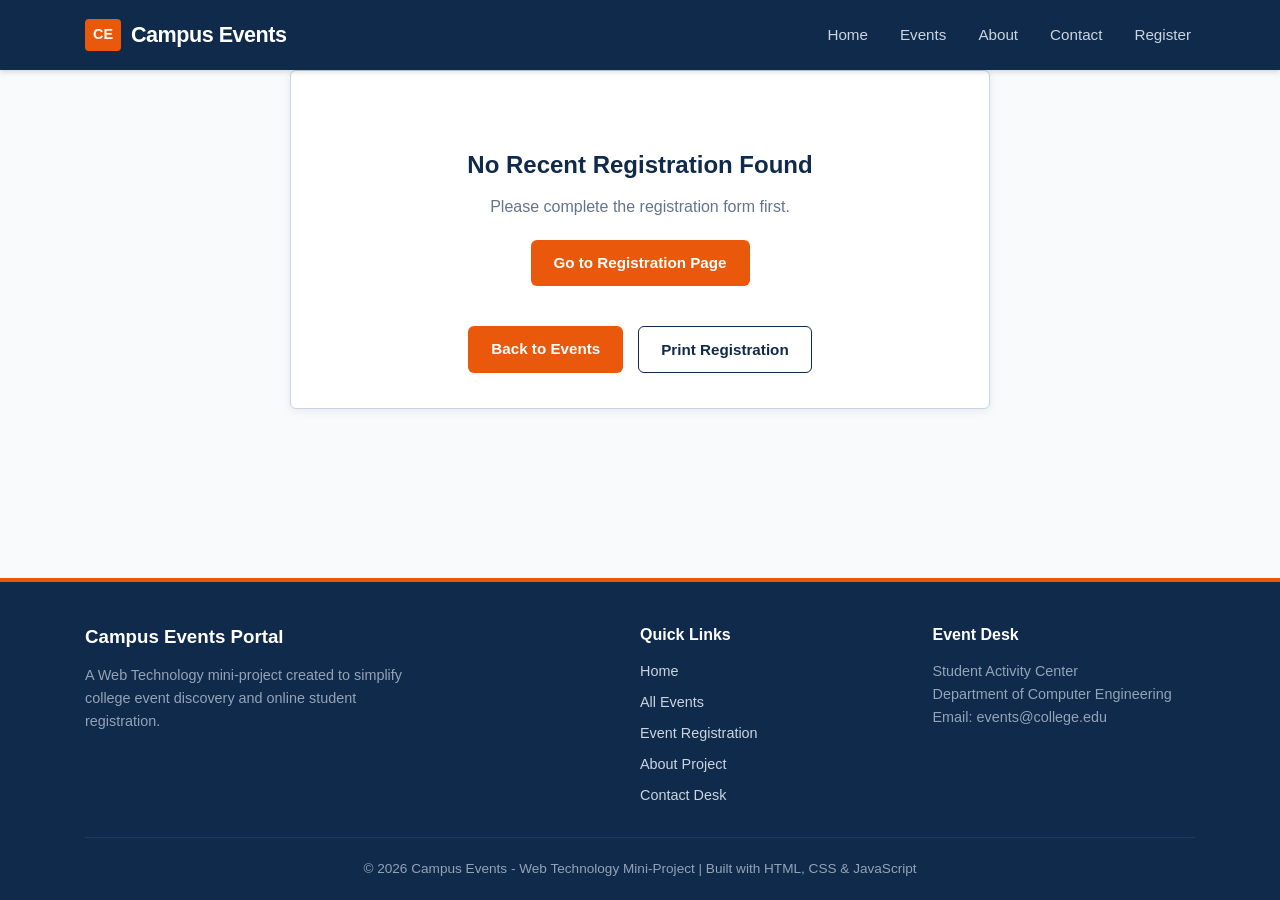
<file: success.html>
<!DOCTYPE html>
<html lang="en">
<head>
  <meta charset="UTF-8" />
  <meta name="viewport" content="width=device-width, initial-scale=1.0" />
  <title>Campus Events - Registration Success</title>
  <link rel="stylesheet" href="css/style.css" />
</head>
<body>

  <!-- NAVIGATION BAR -->
  <nav class="navbar">
    <div class="container">
      <a href="index.html" class="nav-brand">
        <span class="logo-badge">CE</span>
        <span class="logo-text">Campus Events</span>
      </a>
      
      <button class="hamburger" id="hamburger" aria-label="Toggle Navigation Menu">
        <span></span>
        <span></span>
        <span></span>
      </button>

      <ul class="nav-links" id="navLinks">
        <li><a href="index.html">Home</a></li>
        <li><a href="events.html">Events</a></li>
        <li><a href="about.html">About</a></li>
        <li><a href="contact.html">Contact</a></li>
        <li><a href="register.html">Register</a></li>
      </ul>
    </div>
  </nav>

  <!-- MAIN CONTENT -->
  <main class="container">
    
    <div class="success-card">
      <div id="receiptContent">
        <!-- JavaScript populates receipt content from localStorage -->
      </div>

      <div class="success-actions">
        <a href="events.html" class="btn btn-primary">Back to Events</a>
        <button id="printBtn" class="btn btn-secondary">Print Registration</button>
      </div>
    </div>

  </main>

  <!-- FOOTER -->
  <footer class="footer">
    <div class="container">
      <div class="footer-grid">
        <div class="footer-col">
          <h3>Campus Events Portal</h3>
          <p style="font-size: 0.9rem; color: #94a3b8; max-width: 320px;">
            A Web Technology mini-project created to simplify college event discovery and online student registration.
          </p>
        </div>
        <div class="footer-col">
          <h4>Quick Links</h4>
          <div class="footer-links">
            <a href="index.html">Home</a>
            <a href="events.html">All Events</a>
            <a href="register.html">Event Registration</a>
            <a href="about.html">About Project</a>
            <a href="contact.html">Contact Desk</a>
          </div>
        </div>
        <div class="footer-col">
          <h4>Event Desk</h4>
          <p style="font-size: 0.9rem; color: #94a3b8;">
            Student Activity Center<br />
            Department of Computer Engineering<br />
            Email: events@college.edu
          </p>
        </div>
      </div>
      <div class="footer-bottom">
        <p>&copy; 2026 Campus Events - Web Technology Mini-Project | Built with HTML, CSS &amp; JavaScript</p>
      </div>
    </div>
  </footer>

  <script src="js/script.js"></script>
</body>
</html>
</file>
<file: css/style.css>
/* ==========================================================================
   Campus Events - Web Technology Mini-Project
   Main Stylesheet: css/style.css
   ========================================================================== */

/* 1. CSS VARIABLES & RESET */
:root {
  --primary: #0f2a4a;
  --primary-hover: #193860;
  --accent: #ea580c;
  --accent-hover: #c2410c;
  --bg-main: #f8fafc;
  --card-bg: #ffffff;
  --text-dark: #1e293b;
  --text-muted: #64748b;
  --border-color: #cbd5e1;
  --error-color: #dc2626;
  --success-color: #16a34a;
  --font-family: -apple-system, BlinkMacSystemFont, "Segoe UI", Roboto, Oxygen, Ubuntu, Cantarell, "Helvetica Neue", sans-serif;
  --max-width: 1140px;
  --radius: 6px;
  --shadow: 0 2px 8px rgba(15, 42, 74, 0.08);
  --shadow-hover: 0 6px 16px rgba(15, 42, 74, 0.12);
  --transition: all 0.2s ease-in-out;
}

* {
  box-sizing: border-box;
  margin: 0;
  padding: 0;
}

body {
  font-family: var(--font-family);
  background-color: var(--bg-main);
  color: var(--text-dark);
  line-height: 1.6;
  display: flex;
  flex-direction: column;
  min-height: 100vh;
}

a {
  color: var(--accent);
  text-decoration: none;
  transition: var(--transition);
}

a:hover {
  color: var(--accent-hover);
}

ul {
  list-style: none;
}

img {
  max-width: 100%;
  height: auto;
  display: block;
}

/* 2. LAYOUT & CONTAINERS */
.container {
  width: 90%;
  max-width: var(--max-width);
  margin: 0 auto;
  padding: 0 15px;
}

main {
  flex: 1;
  padding: 30px 0;
}

/* 3. NAVIGATION BAR */
.navbar {
  background-color: var(--primary);
  color: #ffffff;
  position: sticky;
  top: 0;
  z-index: 1000;
  box-shadow: 0 2px 5px rgba(0, 0, 0, 0.15);
}

.navbar .container {
  display: flex;
  justify-content: space-between;
  align-items: center;
  height: 70px;
}

.nav-brand {
  display: flex;
  align-items: center;
  gap: 10px;
  text-decoration: none;
  color: #ffffff;
}

.nav-brand:hover {
  color: #ffffff;
}

.logo-badge {
  background-color: var(--accent);
  color: #ffffff;
  font-weight: bold;
  font-size: 0.9rem;
  padding: 4px 8px;
  border-radius: 4px;
}

.logo-text {
  font-size: 1.35rem;
  font-weight: 700;
  letter-spacing: -0.5px;
}

.nav-links {
  display: flex;
  align-items: center;
  gap: 24px;
}

.nav-links a {
  color: #cbd5e1;
  font-size: 0.95rem;
  font-weight: 500;
  padding: 6px 4px;
  position: relative;
}

.nav-links a:hover,
.nav-links a.active {
  color: #ffffff;
}

.nav-links a.active::after {
  content: "";
  position: absolute;
  bottom: 0;
  left: 0;
  width: 100%;
  height: 3px;
  background-color: var(--accent);
  border-radius: 2px;
}

.nav-cta {
  background-color: var(--accent);
  color: #ffffff !important;
  padding: 8px 18px !important;
  border-radius: var(--radius);
  font-weight: 600 !important;
}

.nav-cta:hover {
  background-color: var(--accent-hover);
}

.hamburger {
  display: none;
  flex-direction: column;
  justify-content: space-between;
  width: 28px;
  height: 20px;
  background: transparent;
  border: none;
  cursor: pointer;
  padding: 0;
}

.hamburger span {
  width: 100%;
  height: 3px;
  background-color: #ffffff;
  border-radius: 2px;
  transition: var(--transition);
}

/* 4. BUTTONS & BADGES */
.btn {
  display: inline-block;
  padding: 10px 22px;
  font-size: 0.95rem;
  font-weight: 600;
  text-align: center;
  border: 1px solid transparent;
  border-radius: var(--radius);
  cursor: pointer;
  transition: var(--transition);
}

.btn-primary {
  background-color: var(--accent);
  color: #ffffff;
}

.btn-primary:hover {
  background-color: var(--accent-hover);
  color: #ffffff;
}

.btn-secondary {
  background-color: transparent;
  color: var(--primary);
  border-color: var(--primary);
}

.btn-secondary:hover {
  background-color: var(--primary);
  color: #ffffff;
}

.btn-outline {
  background-color: transparent;
  color: #ffffff;
  border-color: #ffffff;
}

.btn-outline:hover {
  background-color: rgba(255, 255, 255, 0.15);
  color: #ffffff;
}

.badge {
  display: inline-block;
  padding: 3px 8px;
  font-size: 0.75rem;
  font-weight: 700;
  text-transform: uppercase;
  border-radius: 4px;
}

.badge-tech { background-color: #e0f2fe; color: #0369a1; }
.badge-workshop { background-color: #fef3c7; color: #b45309; }
.badge-competition { background-color: #fee2e2; color: #b91c1c; }
.badge-creative { background-color: #f3e8ff; color: #6b21a8; }
.badge-open { background-color: #dcfce7; color: #15803d; }

/* 5. HERO SECTION */
.hero {
  background-color: var(--primary);
  color: #ffffff;
  padding: 45px 0;
  margin-bottom: 40px;
  border-bottom: 4px solid var(--accent);
}

.hero-grid {
  display: grid;
  grid-template-columns: 1.2fr 0.8fr;
  gap: 30px;
  align-items: center;
}

.hero-content h1 {
  font-size: 2.2rem;
  font-weight: 800;
  line-height: 1.25;
  margin-bottom: 15px;
}

.hero-subtitle {
  font-size: 1.05rem;
  color: #cbd5e1;
  margin-bottom: 25px;
}

.hero-buttons {
  display: flex;
  gap: 15px;
  flex-wrap: wrap;
}

.hero-image-wrapper {
  background-color: #ffffff;
  padding: 6px;
  border-radius: var(--radius);
  box-shadow: 0 4px 12px rgba(0, 0, 0, 0.2);
}

.hero-image-wrapper img {
  border-radius: 4px;
}

/* 6. SECTION HEADINGS */
.section-header {
  margin-bottom: 25px;
  border-left: 4px solid var(--accent);
  padding-left: 12px;
}

.section-header h2 {
  font-size: 1.6rem;
  color: var(--primary);
  font-weight: 700;
}

.section-header p {
  color: var(--text-muted);
  font-size: 0.95rem;
}

/* 7. EVENT CARDS & GRID */
.events-grid {
  display: grid;
  grid-template-columns: repeat(auto-fill, minmax(310px, 1fr));
  gap: 25px;
  margin-bottom: 40px;
}

.event-card {
  background-color: var(--card-bg);
  border: 1px solid var(--border-color);
  border-radius: var(--radius);
  overflow: hidden;
  box-shadow: var(--shadow);
  display: flex;
  flex-direction: column;
  transition: var(--transition);
}

.event-card:hover {
  transform: translateY(-3px);
  box-shadow: var(--shadow-hover);
  border-color: #94a3b8;
}

.event-card-img {
  width: 100%;
  height: 180px;
  object-fit: cover;
  background-color: #e2e8f0;
}

.event-card-body {
  padding: 20px;
  display: flex;
  flex-direction: column;
  flex: 1;
}

.event-meta {
  display: flex;
  justify-content: space-between;
  align-items: center;
  margin-bottom: 10px;
}

.event-title {
  font-size: 1.2rem;
  font-weight: 700;
  color: var(--primary);
  margin-bottom: 8px;
}

.event-info-list {
  font-size: 0.88rem;
  color: var(--text-muted);
  margin-bottom: 12px;
}

.event-info-item {
  display: flex;
  align-items: center;
  gap: 6px;
  margin-bottom: 4px;
}

.event-desc {
  font-size: 0.9rem;
  color: #475569;
  margin-bottom: 20px;
  flex: 1;
  display: -webkit-box;
  -webkit-line-clamp: 3;
  -webkit-box-orient: vertical;
  overflow: hidden;
}

.event-card-footer {
  display: flex;
  justify-content: space-between;
  align-items: center;
  padding-top: 12px;
  border-top: 1px solid #f1f5f9;
}

.event-fee {
  font-size: 0.95rem;
  font-weight: 700;
  color: var(--primary);
}

/* 8. WHY PARTICIPATE SECTION */
.features-section {
  background-color: #ffffff;
  border: 1px solid var(--border-color);
  border-radius: var(--radius);
  padding: 30px;
  margin-bottom: 40px;
  box-shadow: var(--shadow);
}

.features-grid {
  display: grid;
  grid-template-columns: repeat(auto-fit, minmax(220px, 1fr));
  gap: 20px;
  margin-top: 20px;
}

.feature-box {
  padding: 20px;
  background-color: var(--bg-main);
  border: 1px solid var(--border-color);
  border-radius: var(--radius);
}

.feature-box h3 {
  font-size: 1.05rem;
  color: var(--primary);
  margin-bottom: 8px;
}

.feature-box p {
  font-size: 0.88rem;
  color: var(--text-muted);
}

/* 9. SEARCH & FILTER BAR (EVENTS PAGE) */
.filter-container {
  background-color: #ffffff;
  border: 1px solid var(--border-color);
  border-radius: var(--radius);
  padding: 20px;
  margin-bottom: 30px;
  display: flex;
  flex-wrap: wrap;
  gap: 15px;
  justify-content: space-between;
  align-items: center;
  box-shadow: var(--shadow);
}

.search-box {
  flex: 1;
  min-width: 250px;
}

.search-input {
  width: 100%;
  padding: 10px 14px;
  border: 1px solid var(--border-color);
  border-radius: var(--radius);
  font-size: 0.95rem;
  outline: none;
}

.search-input:focus {
  border-color: var(--accent);
  box-shadow: 0 0 0 3px rgba(234, 88, 12, 0.15);
}

.filter-buttons {
  display: flex;
  gap: 8px;
  flex-wrap: wrap;
}

.filter-btn {
  background-color: var(--bg-main);
  border: 1px solid var(--border-color);
  padding: 8px 14px;
  font-size: 0.85rem;
  font-weight: 600;
  border-radius: var(--radius);
  cursor: pointer;
  transition: var(--transition);
  color: var(--text-dark);
}

.filter-btn:hover,
.filter-btn.active {
  background-color: var(--primary);
  color: #ffffff;
  border-color: var(--primary);
}

/* 10. EVENT DETAILS PAGE */
.details-wrapper {
  background-color: #ffffff;
  border: 1px solid var(--border-color);
  border-radius: var(--radius);
  box-shadow: var(--shadow);
  overflow: hidden;
  margin-bottom: 30px;
}

.details-header-img {
  width: 100%;
  max-height: 320px;
  object-fit: cover;
}

.details-content {
  padding: 30px;
}

.details-meta-grid {
  display: grid;
  grid-template-columns: repeat(auto-fit, minmax(200px, 1fr));
  gap: 15px;
  background-color: var(--bg-main);
  padding: 20px;
  border-radius: var(--radius);
  border: 1px solid var(--border-color);
  margin: 20px 0;
}

.meta-item {
  display: flex;
  flex-direction: column;
}

.meta-label {
  font-size: 0.8rem;
  text-transform: uppercase;
  font-weight: 700;
  color: var(--text-muted);
}

.meta-value {
  font-size: 1rem;
  font-weight: 600;
  color: var(--primary);
  margin-top: 2px;
}

.details-body {
  margin: 25px 0;
}

.details-body h3 {
  font-size: 1.2rem;
  color: var(--primary);
  margin: 20px 0 10px 0;
  border-bottom: 2px solid #e2e8f0;
  padding-bottom: 5px;
}

.rules-list {
  padding-left: 20px;
  margin-top: 10px;
}

.rules-list li {
  margin-bottom: 8px;
  list-style-type: disc;
  color: #334155;
}

/* 11. REGISTRATION FORM PAGE */
.form-card {
  background-color: #ffffff;
  border: 1px solid var(--border-color);
  border-radius: var(--radius);
  box-shadow: var(--shadow);
  padding: 30px;
  max-width: 750px;
  margin: 0 auto 30px auto;
}

.form-grid {
  display: grid;
  grid-template-columns: 1fr 1fr;
  gap: 20px;
}

.form-group {
  display: flex;
  flex-direction: column;
  margin-bottom: 5px;
}

.form-group.full-width {
  grid-column: span 2;
}

.form-label {
  font-size: 0.9rem;
  font-weight: 600;
  color: var(--primary);
  margin-bottom: 6px;
}

.required-star {
  color: var(--error-color);
  margin-left: 2px;
}

.form-control {
  padding: 10px 12px;
  font-size: 0.95rem;
  border: 1px solid var(--border-color);
  border-radius: var(--radius);
  outline: none;
  font-family: inherit;
  background-color: #ffffff;
}

.form-control:focus {
  border-color: var(--accent);
  box-shadow: 0 0 0 3px rgba(234, 88, 12, 0.15);
}

.form-control.invalid {
  border-color: var(--error-color);
  background-color: #fef2f2;
}

.error-message {
  color: var(--error-color);
  font-size: 0.8rem;
  margin-top: 4px;
  min-height: 18px;
}

.form-actions {
  grid-column: span 2;
  margin-top: 15px;
}

.btn-submit {
  width: 100%;
  padding: 12px;
  font-size: 1rem;
}

/* 12. REGISTRATION SUCCESS PAGE */
.success-card {
  background-color: #ffffff;
  border: 1px solid var(--border-color);
  border-radius: var(--radius);
  box-shadow: var(--shadow);
  padding: 35px;
  max-width: 700px;
  margin: 0 auto;
}

.success-header {
  text-anchor: middle;
  text-align: center;
  border-bottom: 2px dashed var(--border-color);
  padding-bottom: 20px;
  margin-bottom: 25px;
}

.success-icon {
  width: 60px;
  height: 60px;
  background-color: #dcfce7;
  color: var(--success-color);
  border-radius: 50%;
  display: flex;
  align-items: center;
  justify-content: center;
  font-size: 2rem;
  margin: 0 auto 15px auto;
  font-weight: bold;
}

.success-title {
  color: var(--primary);
  font-size: 1.6rem;
  margin-bottom: 5px;
}

.reg-id-box {
  background-color: #f1f5f9;
  border: 1px solid var(--border-color);
  padding: 12px 20px;
  border-radius: var(--radius);
  display: inline-block;
  margin-top: 10px;
}

.reg-id-label {
  font-size: 0.75rem;
  text-transform: uppercase;
  color: var(--text-muted);
  font-weight: 700;
  display: block;
}

.reg-id-val {
  font-size: 1.3rem;
  font-weight: 800;
  color: var(--accent);
  letter-spacing: 1px;
}

.receipt-table {
  width: 100%;
  border-collapse: collapse;
  margin-bottom: 25px;
}

.receipt-table th,
.receipt-table td {
  padding: 12px 15px;
  text-align: left;
  border-bottom: 1px solid #f1f5f9;
  font-size: 0.95rem;
}

.receipt-table th {
  color: var(--text-muted);
  width: 40%;
  font-weight: 600;
}

.receipt-table td {
  color: var(--primary);
  font-weight: 600;
}

.success-actions {
  display: flex;
  gap: 15px;
  justify-content: center;
}

/* 13. ABOUT & CONTACT PAGES */
.content-box {
  background-color: #ffffff;
  border: 1px solid var(--border-color);
  border-radius: var(--radius);
  box-shadow: var(--shadow);
  padding: 30px;
  margin-bottom: 30px;
}

.contact-grid {
  display: grid;
  grid-template-columns: 1fr 1fr;
  gap: 30px;
}

.contact-info-item {
  margin-bottom: 20px;
}

.contact-info-item h4 {
  font-size: 1rem;
  color: var(--primary);
  margin-bottom: 4px;
}

.status-alert {
  padding: 12px 15px;
  border-radius: var(--radius);
  margin-top: 15px;
  font-size: 0.9rem;
  display: none;
}

.status-alert.info {
  background-color: #e0f2fe;
  color: #0369a1;
  border: 1px solid #bae6fd;
}

/* 14. FOOTER */
.footer {
  background-color: var(--primary);
  color: #cbd5e1;
  padding: 40px 0 20px 0;
  margin-top: auto;
  border-top: 4px solid var(--accent);
}

.footer-grid {
  display: grid;
  grid-template-columns: 2fr 1fr 1fr;
  gap: 30px;
  margin-bottom: 30px;
}

.footer-col h3, .footer-col h4 {
  color: #ffffff;
  margin-bottom: 12px;
}

.footer-links {
  display: flex;
  flex-direction: column;
  gap: 8px;
}

.footer-links a {
  color: #cbd5e1;
  font-size: 0.9rem;
}

.footer-links a:hover {
  color: var(--accent);
}

.footer-bottom {
  border-top: 1px solid #1e3a60;
  padding-top: 20px;
  text-align: center;
  font-size: 0.85rem;
  color: #94a3b8;
}

/* 15. RESPONSIVE BREAKPOINTS */
@media (max-width: 768px) {
  .hamburger {
    display: flex;
  }

  .nav-links {
    position: absolute;
    top: 70px;
    left: 0;
    width: 100%;
    background-color: var(--primary);
    flex-direction: column;
    padding: 20px 0;
    gap: 15px;
    border-bottom: 3px solid var(--accent);
    display: none;
    box-shadow: 0 4px 10px rgba(0, 0, 0, 0.2);
  }

  .nav-links.active {
    display: flex;
  }

  .hero-grid {
    grid-template-columns: 1fr;
    text-align: center;
  }

  .hero-buttons {
    justify-content: center;
  }

  .form-grid {
    grid-template-columns: 1fr;
  }

  .form-group.full-width {
    grid-column: span 1;
  }

  .form-actions {
    grid-column: span 1;
  }

  .contact-grid {
    grid-template-columns: 1fr;
  }

  .footer-grid {
    grid-template-columns: 1fr;
  }

  .success-actions {
    flex-direction: column;
  }
}

/* 16. PRINT STYLES FOR REGISTRATION RECEIPT */
@media print {
  body {
    background-color: #ffffff;
    color: #000000;
  }

  .navbar, .footer, .success-actions, .nav-cta {
    display: none !important;
  }

  main {
    padding: 0;
  }

  .success-card {
    border: 2px solid #000000;
    box-shadow: none;
    max-width: 100%;
    margin: 0;
    padding: 20px;
  }

  .reg-id-box {
    border: 2px solid #000000;
    background-color: #ffffff;
  }

  .reg-id-val {
    color: #000000;
  }

  .receipt-table th,
  .receipt-table td {
    border-bottom: 1px solid #000000;
    color: #000000;
  }
}
</file>
